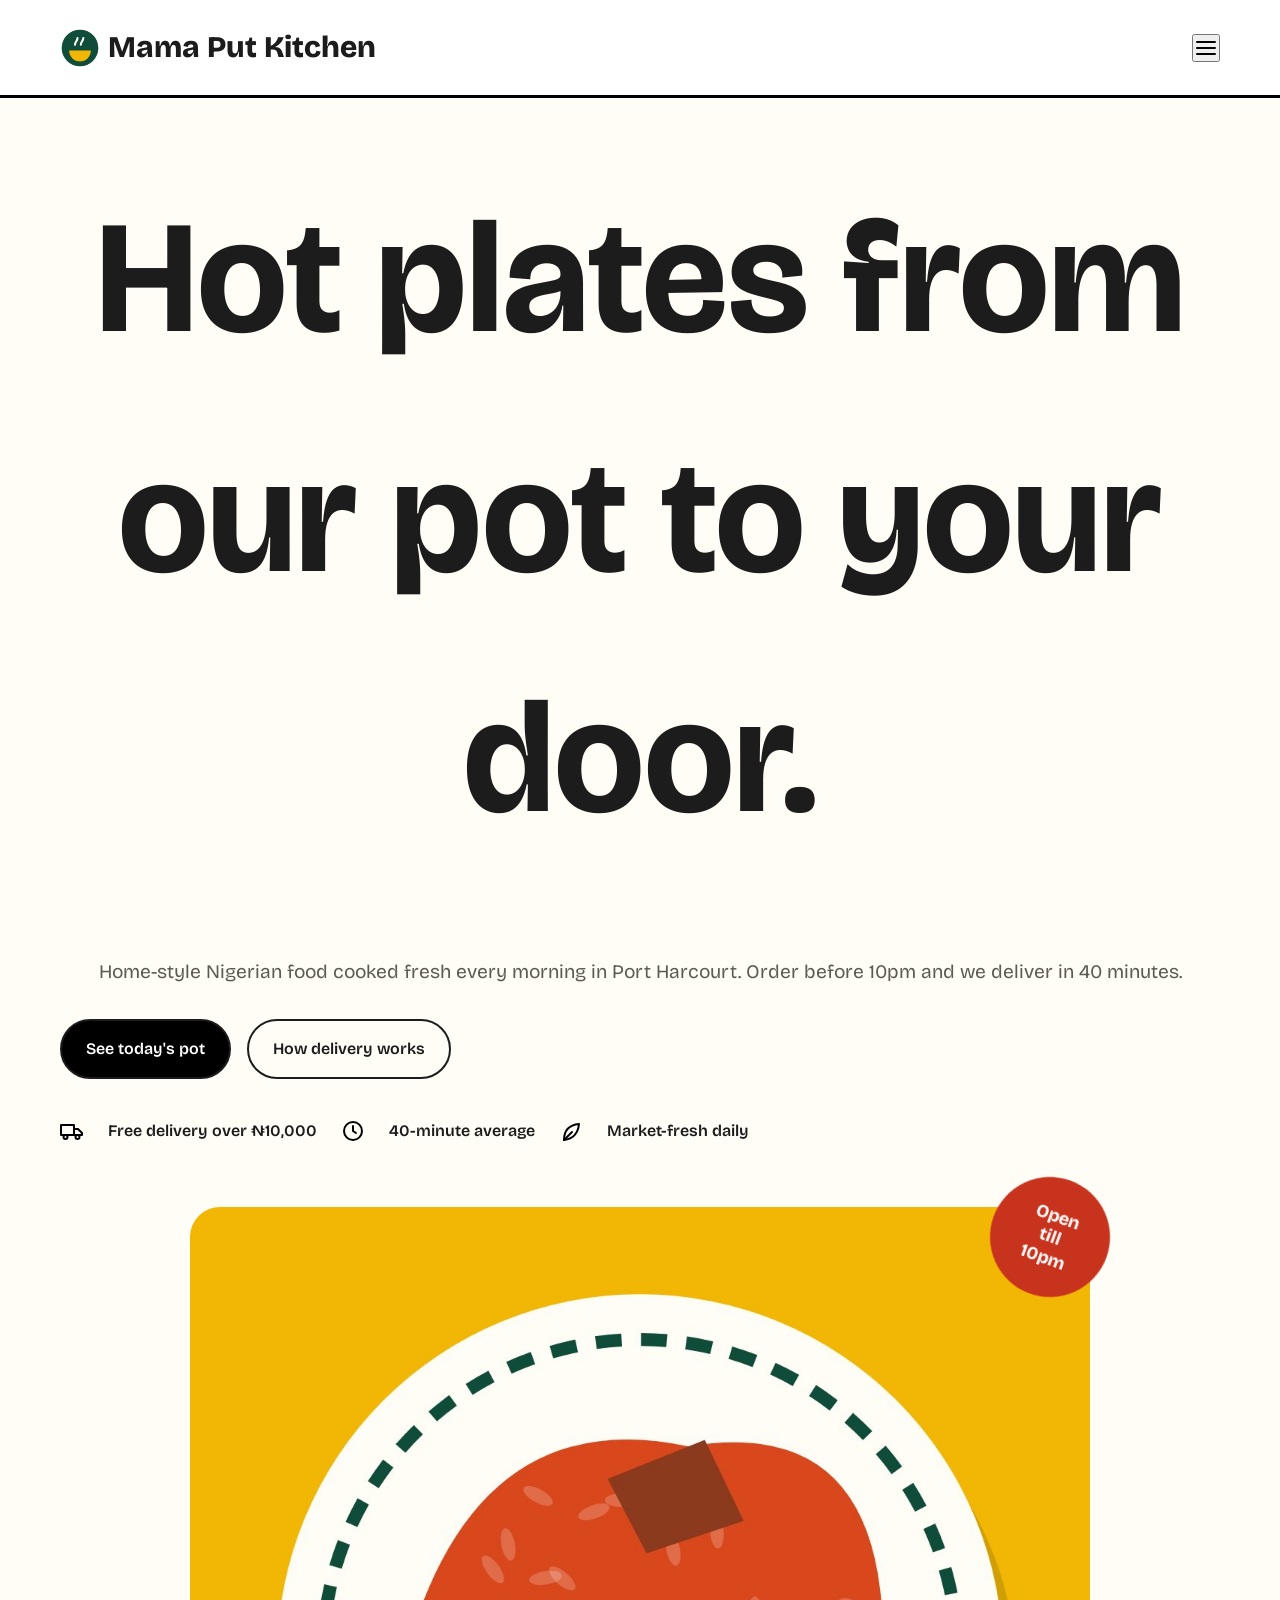
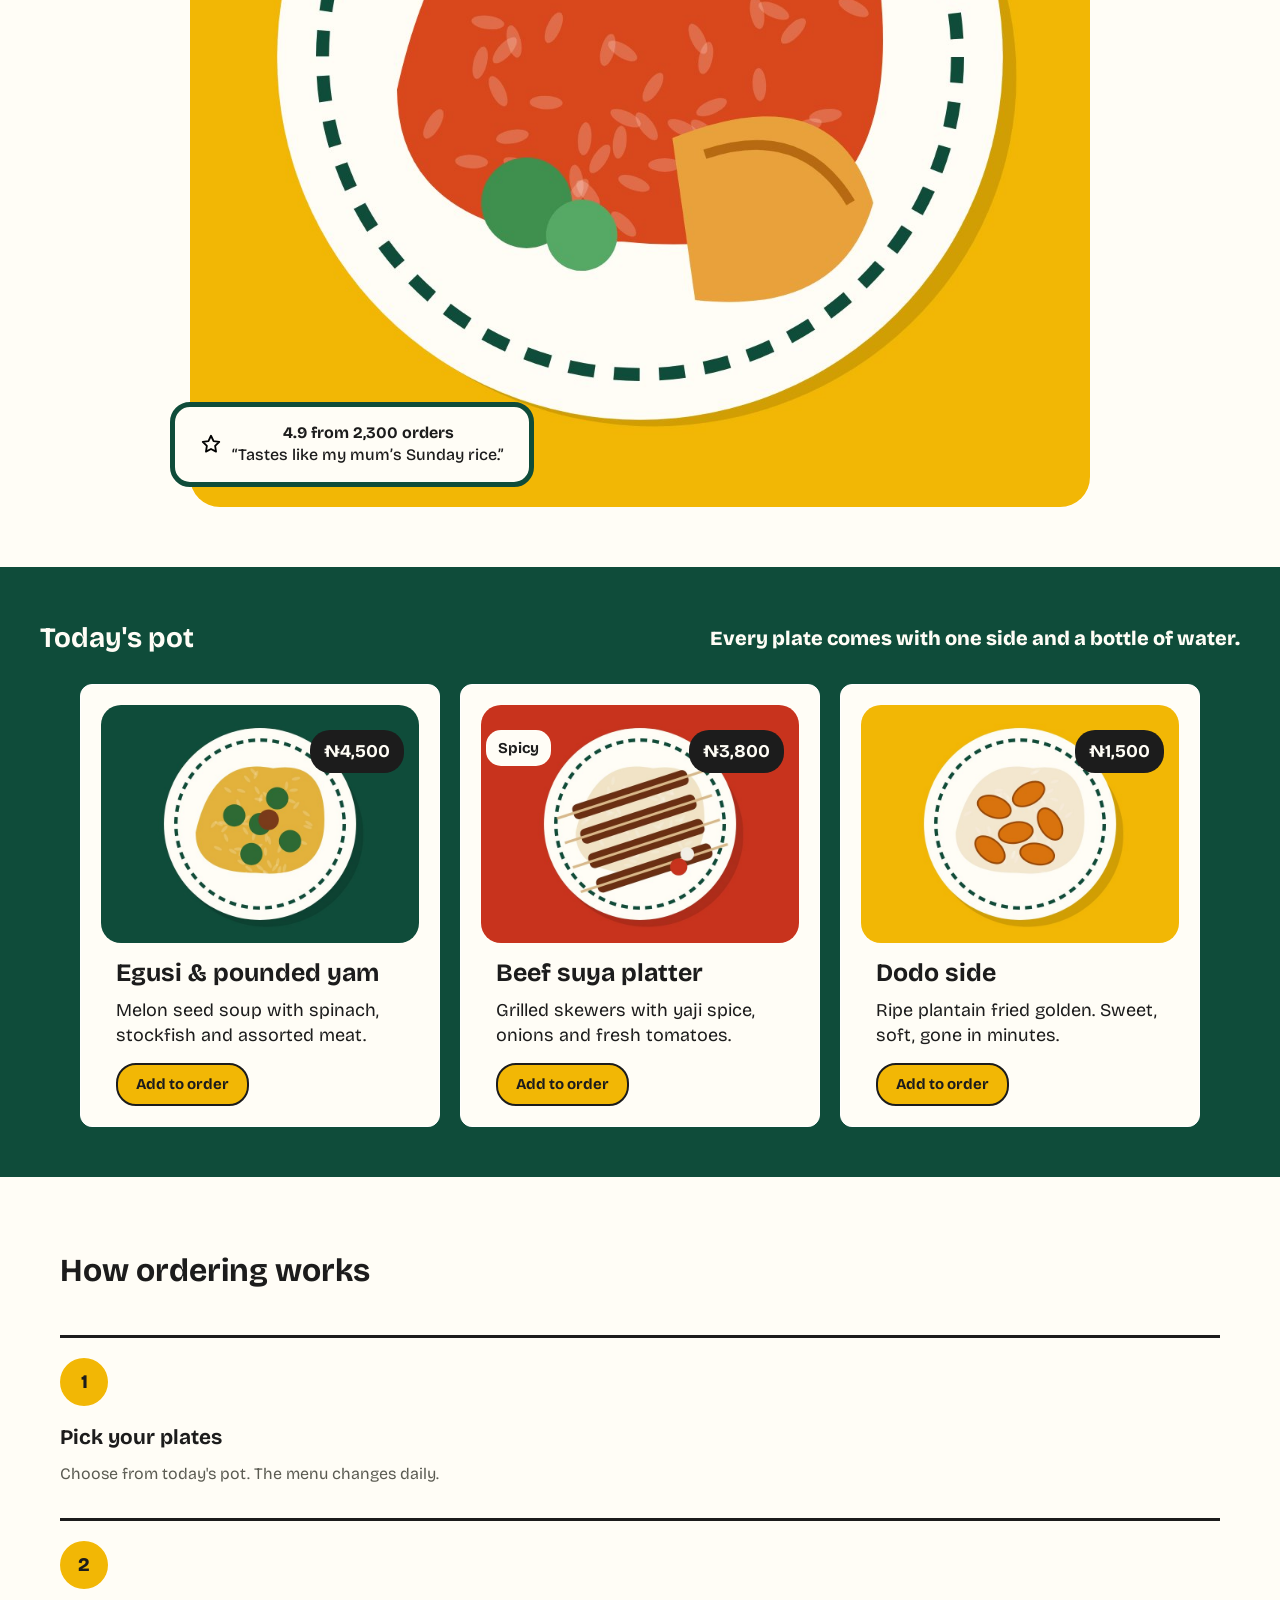
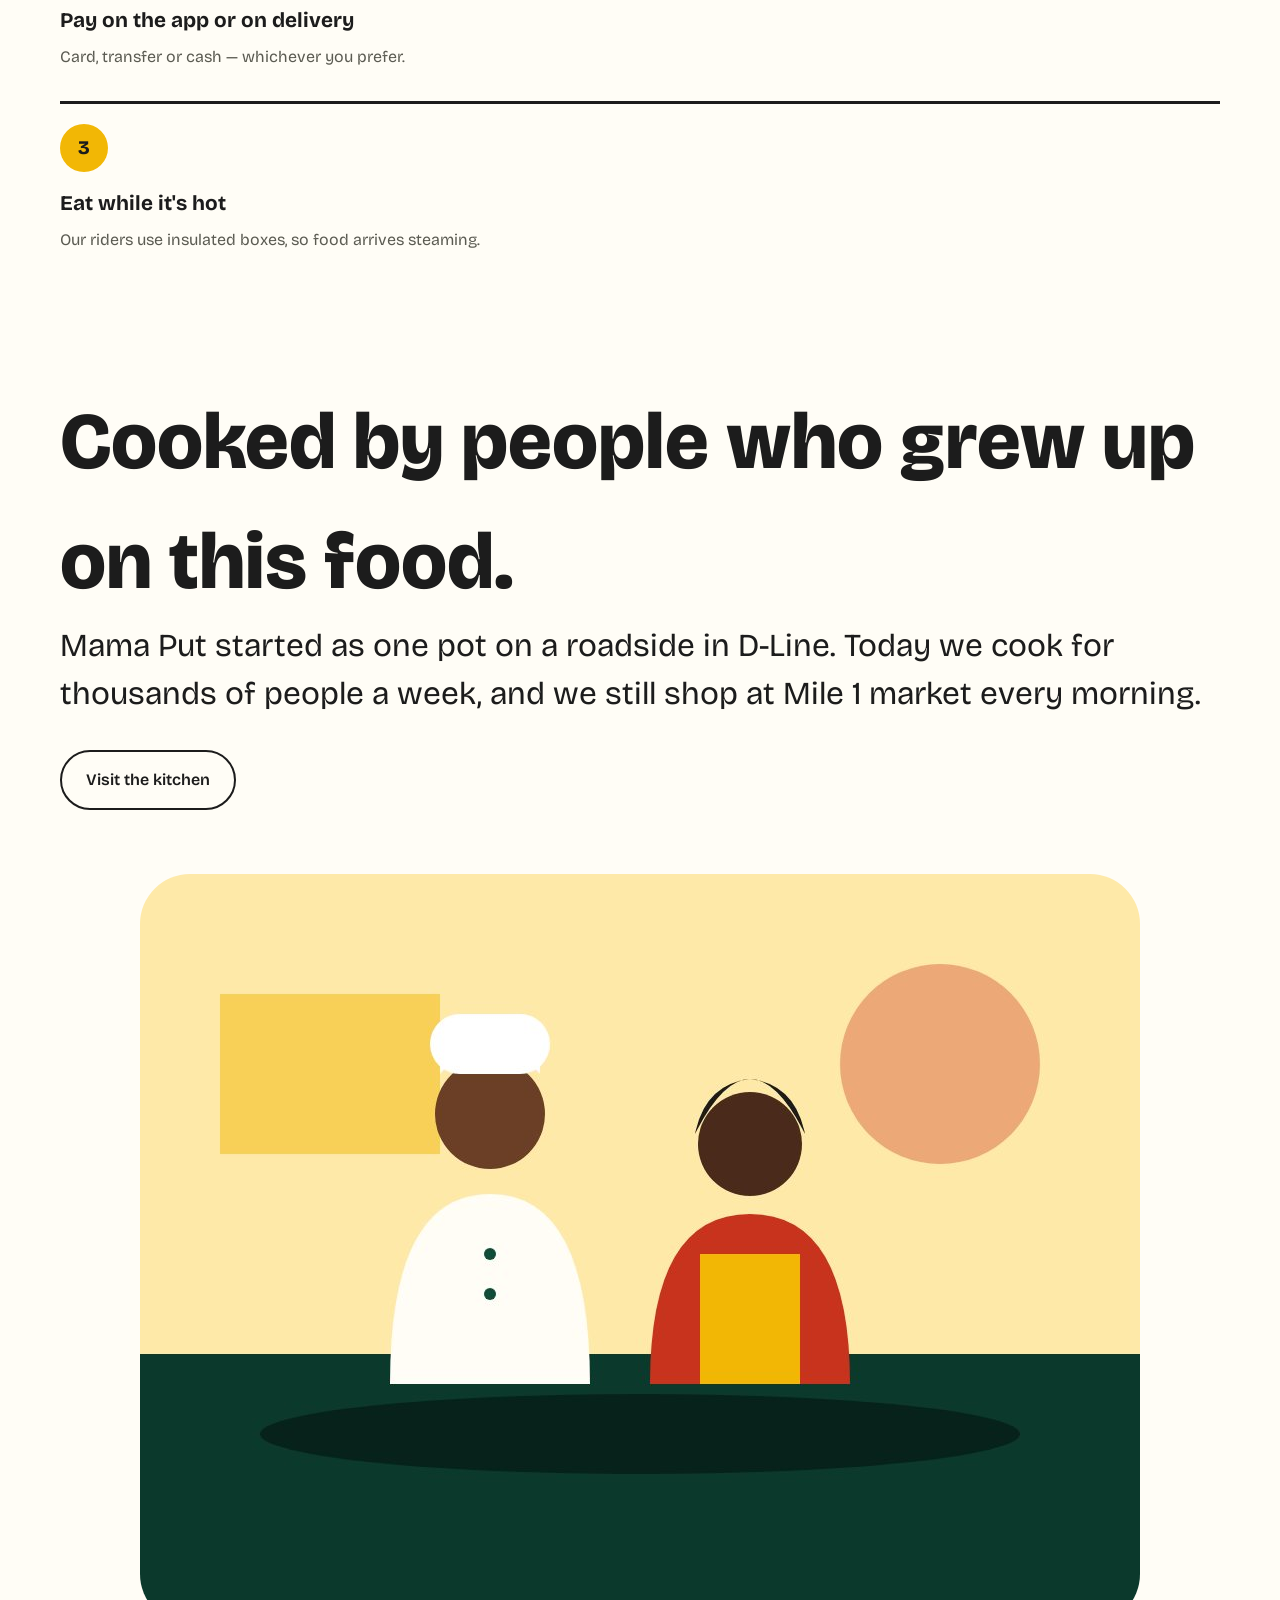
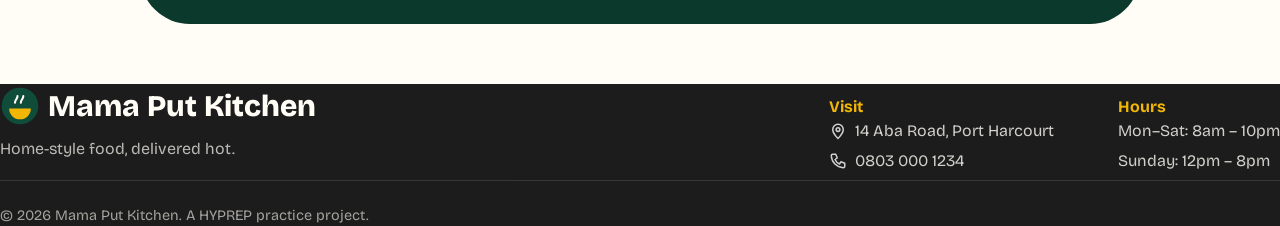
<file: 01-mama-put-kitchen/starter/index.html>
<!DOCTYPE html>
<html lang="en">
<head>
  <meta charset="UTF-8">
  <meta name="viewport" content="width=device-width, initial-scale=1.0">
  <title>Mama Put Kitchen — Hot plates, delivered</title>
  <link rel="preconnect" href="https://fonts.googleapis.com">
  <link href="https://fonts.googleapis.com/css2?family=Bricolage+Grotesque:opsz,wght@12..96,400;12..96,600;12..96,800&display=swap" rel="stylesheet">
  <link rel="stylesheet" href="style.css">
</head>
<body>
  <header class="site-header">
    <a class="brand" href="#"><img src="../assets/logo.svg" alt="" width="40" height="40"> Mama Put Kitchen</a>
    <nav class="nav">
      <a href="#menu">Menu</a>
      <a href="#how">How it works</a>
      <a href="#about">Our kitchen</a>
      <a class="btn btn-dark" href="#menu">ORDER NOW</a>
    </nav>
    <button class="menu-toggle" aria-label="Open menu"><img src="../assets/icons/menu.svg" alt=""></button>
  </header>

  <main>
    <section class="hero">
      <div class="hero-text">
        <h1>Hot plates from our pot to your door.</h1>
        <p>Home-style Nigerian food cooked fresh every morning in Port Harcourt. Order before 10pm and we deliver in 40 minutes.</p>
        <div class="hero-actions">
          <a class="btn btn-dark" href="#menu">See today's pot</a>
          <a class="btn btn-outline" href="#how">How delivery works</a>
        </div>
        <ul class="perks">
          <li><img src="../assets/icons/truck.svg" alt=""> Free delivery over ₦10,000</li>
          <li><img src="../assets/icons/clock.svg" alt=""> 40-minute average</li>
          <li><img src="../assets/icons/leaf.svg" alt=""> Market-fresh daily</li>
        </ul>
      </div>
      <div class="hero-media">
        <img class="hero-img" src="../assets/images/hero-jollof.jpg" alt="A plate of jollof rice with chicken and plantain">
        <p class="sticker">Open<br>till<br>10pm</p>
        <div class="review">
          <img src="../assets/icons/star.svg" alt="">
          <p><strong>4.9 from 2,300 orders</strong><br>“Tastes like my mum’s Sunday rice.”</p>
        </div>
      </div>
    </section>

    <section class="menu" id="menu">
      <div class="section-head">
        <h2>Today's pot</h2>
        <p>Every plate comes with one side and a bottle of water.</p>
      </div>
      <div class="cards">
        <article class="card">
          <img src="../assets/images/dish-egusi.jpg" alt="Egusi soup">
          <span class="price">₦4,500</span>
          <h3>Egusi &amp; pounded yam</h3>
          <p>Melon seed soup with spinach, stockfish and assorted meat.</p>
          <a class="btn btn-small" href="#">Add to order</a>
        </article>
        <article class="card">
          <img src="../assets/images/dish-suya.jpg" alt="Suya skewers">
          <span class="price">₦3,800</span>
          <span class="tag">Spicy</span>
          <h3>Beef suya platter</h3>
          <p>Grilled skewers with yaji spice, onions and fresh tomatoes.</p>
          <a class="btn btn-small" href="#">Add to order</a>
        </article>
        <article class="card">
          <img src="../assets/images/dish-dodo.jpg" alt="Fried plantain">
          <span class="price">₦1,500</span>
          <h3>Dodo side</h3>
          <p>Ripe plantain fried golden. Sweet, soft, gone in minutes.</p>
          <a class="btn btn-small" href="#">Add to order</a>
        </article>
      </div>
    </section>

    <section class="how" id="how">
      <h2>How ordering works</h2>
      <ol class="steps">
        <li><span>1</span><h3>Pick your plates</h3><p>Choose from today's pot. The menu changes daily.</p></li>
        <li><span>2</span><h3>Pay on the app or on delivery</h3><p>Card, transfer or cash — whichever you prefer.</p></li>
        <li><span>3</span><h3>Eat while it's hot</h3><p>Our riders use insulated boxes, so food arrives steaming.</p></li>
      </ol>
    </section>

    <section class="about" id="about">
      <div class="about-text">
        <h2>Cooked by people who grew up on this food.</h2>
        <p>Mama Put started as one pot on a roadside in D-Line. Today we cook for thousands of people a week, and we still shop at Mile 1 market every morning.</p>
        <a class="btn btn-outline" href="#">Visit the kitchen</a>
      </div>
      <img src="../assets/images/kitchen-team.jpg" alt="Our cooks in the kitchen" class="abt-txt-img">
    </section>
  </main>

  <footer class="site-footer">
  <div class="footer-top">
      <div class="footer-brand">
      <a class="brand" href="#"><img src="../assets/logo.svg" alt="" width="40" height="40"> Mama Put Kitchen</a>
      <p>Home-style food, delivered hot.</p>
    </div>
    <div class="footer-col">
      <h4>Visit</h4>
      <p><img src="../assets/icons/pin.svg" alt=""> 14 Aba Road, Port Harcourt</p>
      <p><img src="../assets/icons/phone.svg" alt=""> 0803 000 1234</p>
    </div>
    <div class="footer-col">
      <h4>Hours</h4>
      <p>Mon–Sat: 8am – 10pm</p>
      <p>Sunday: 12pm – 8pm</p>
    </div>
  </div>
    <p class="copyright">© 2026 Mama Put Kitchen. A HYPREP practice project.</p>
  </footer>
</body>
</html>
</file>
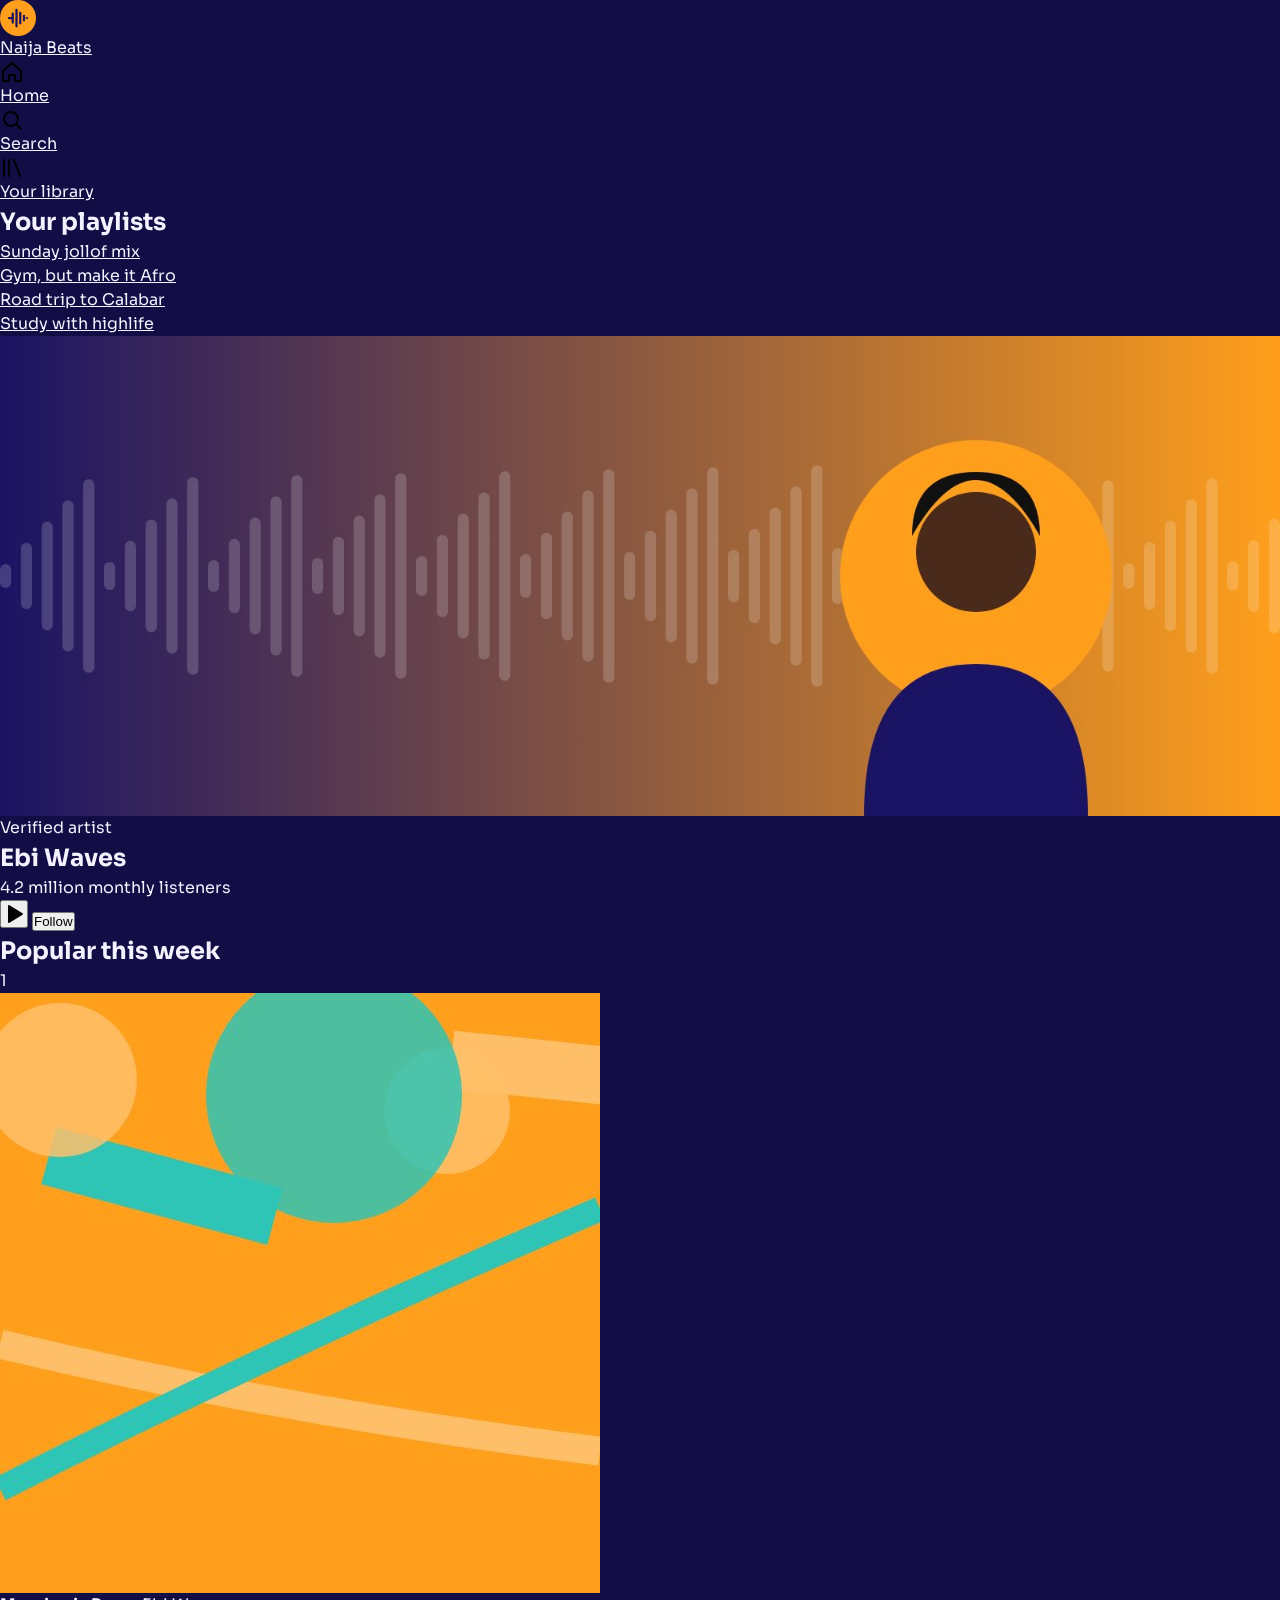
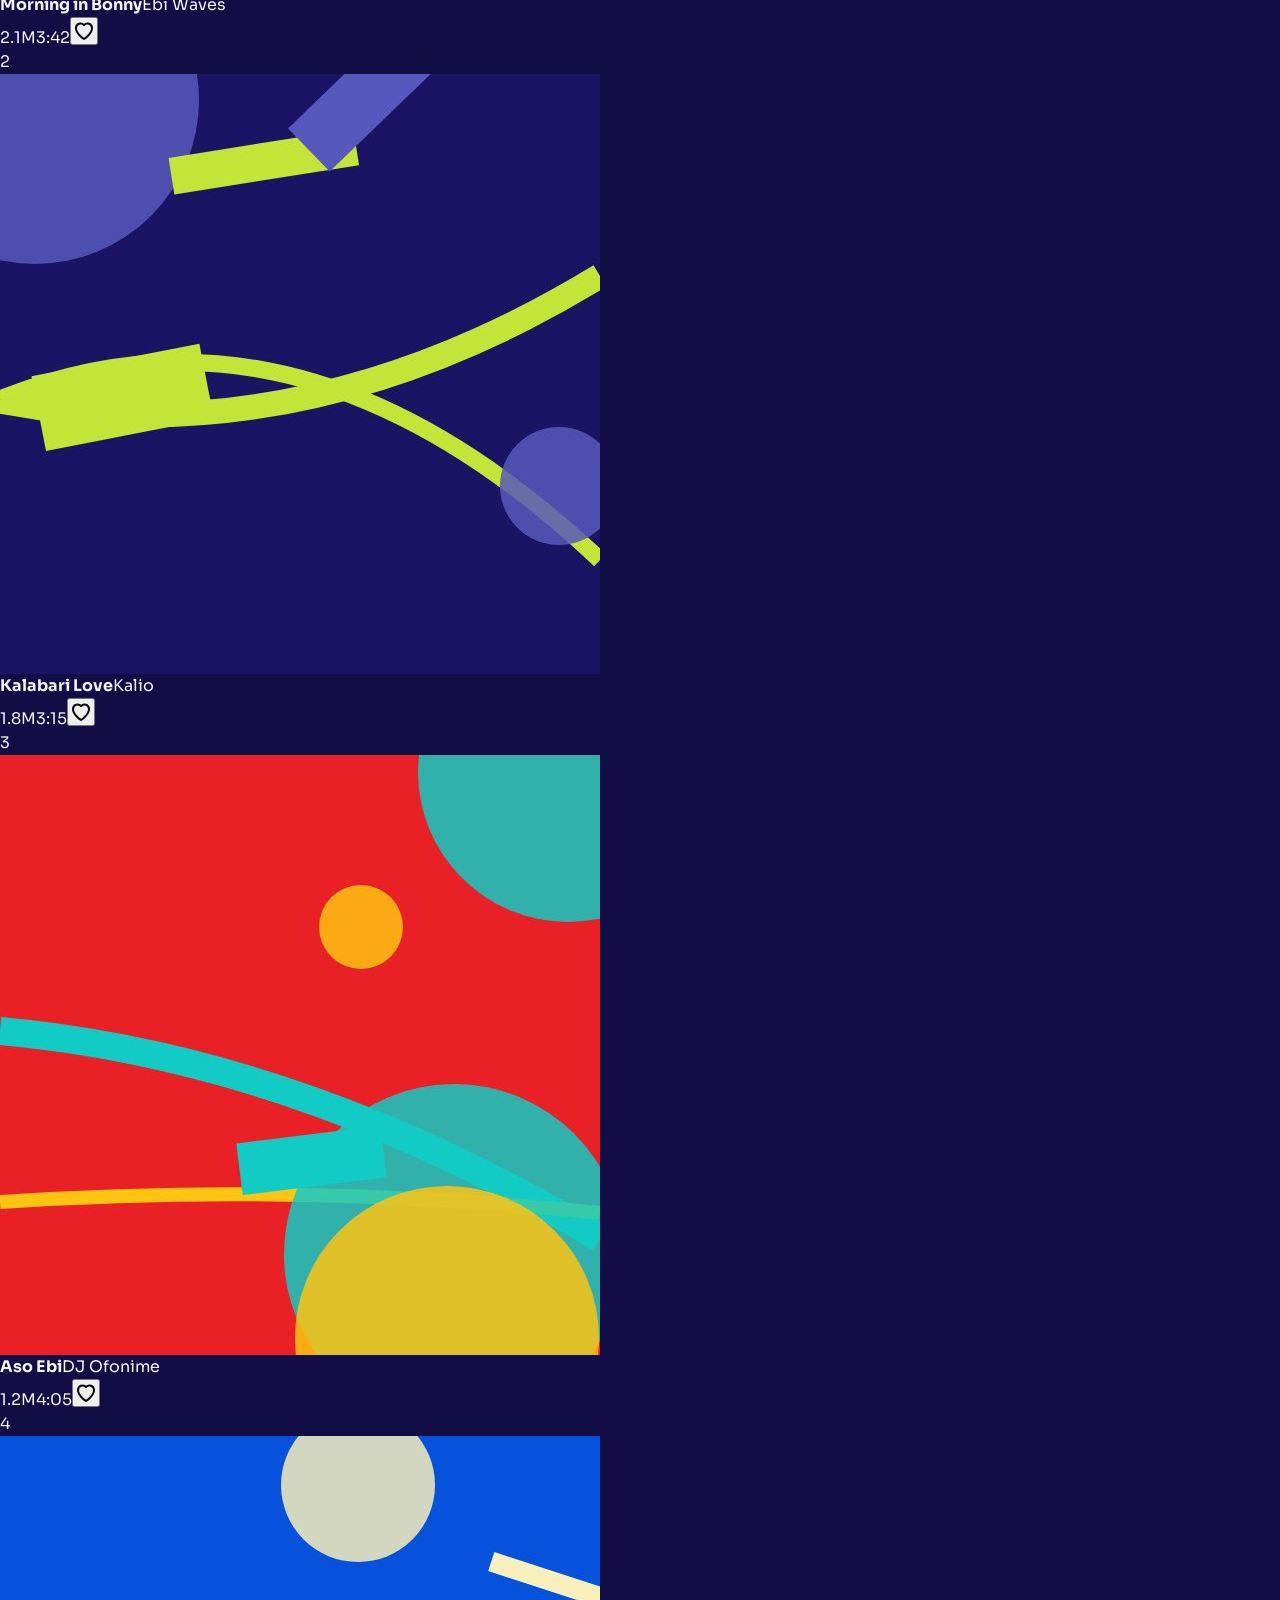
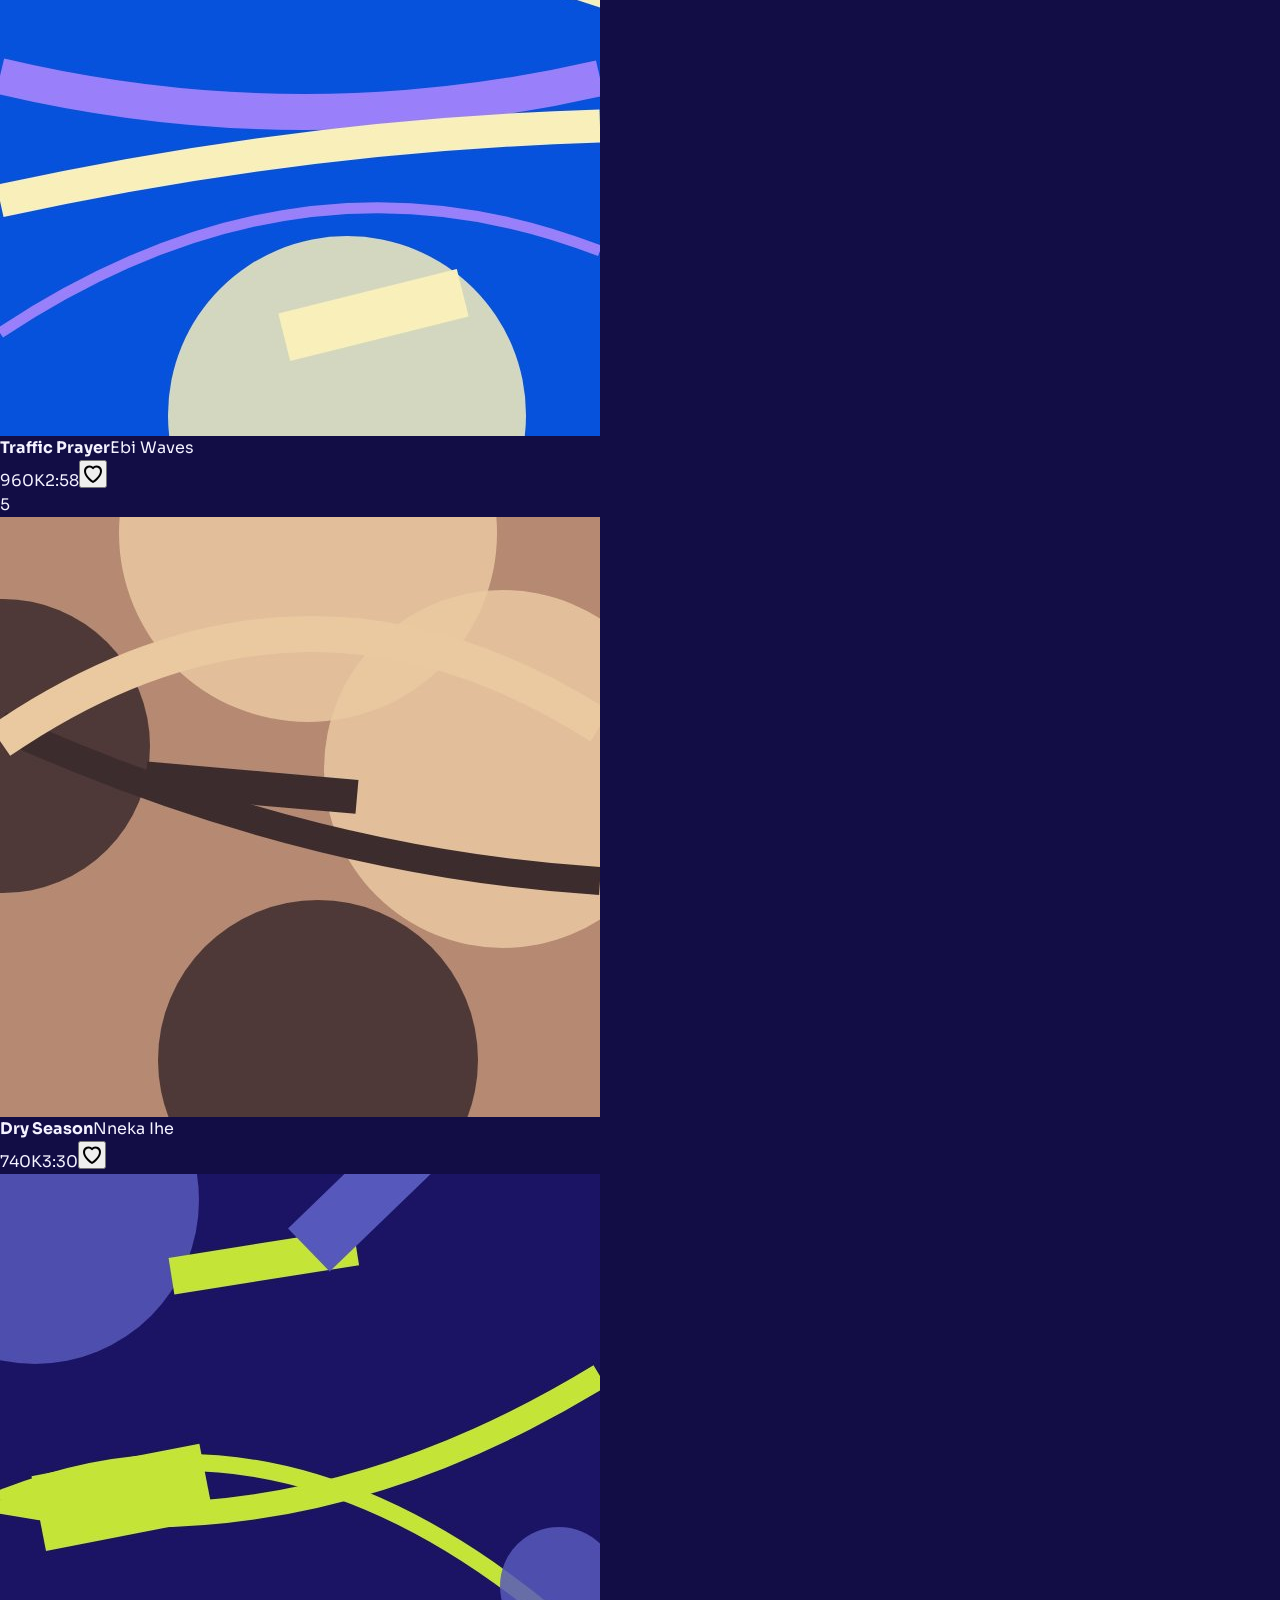
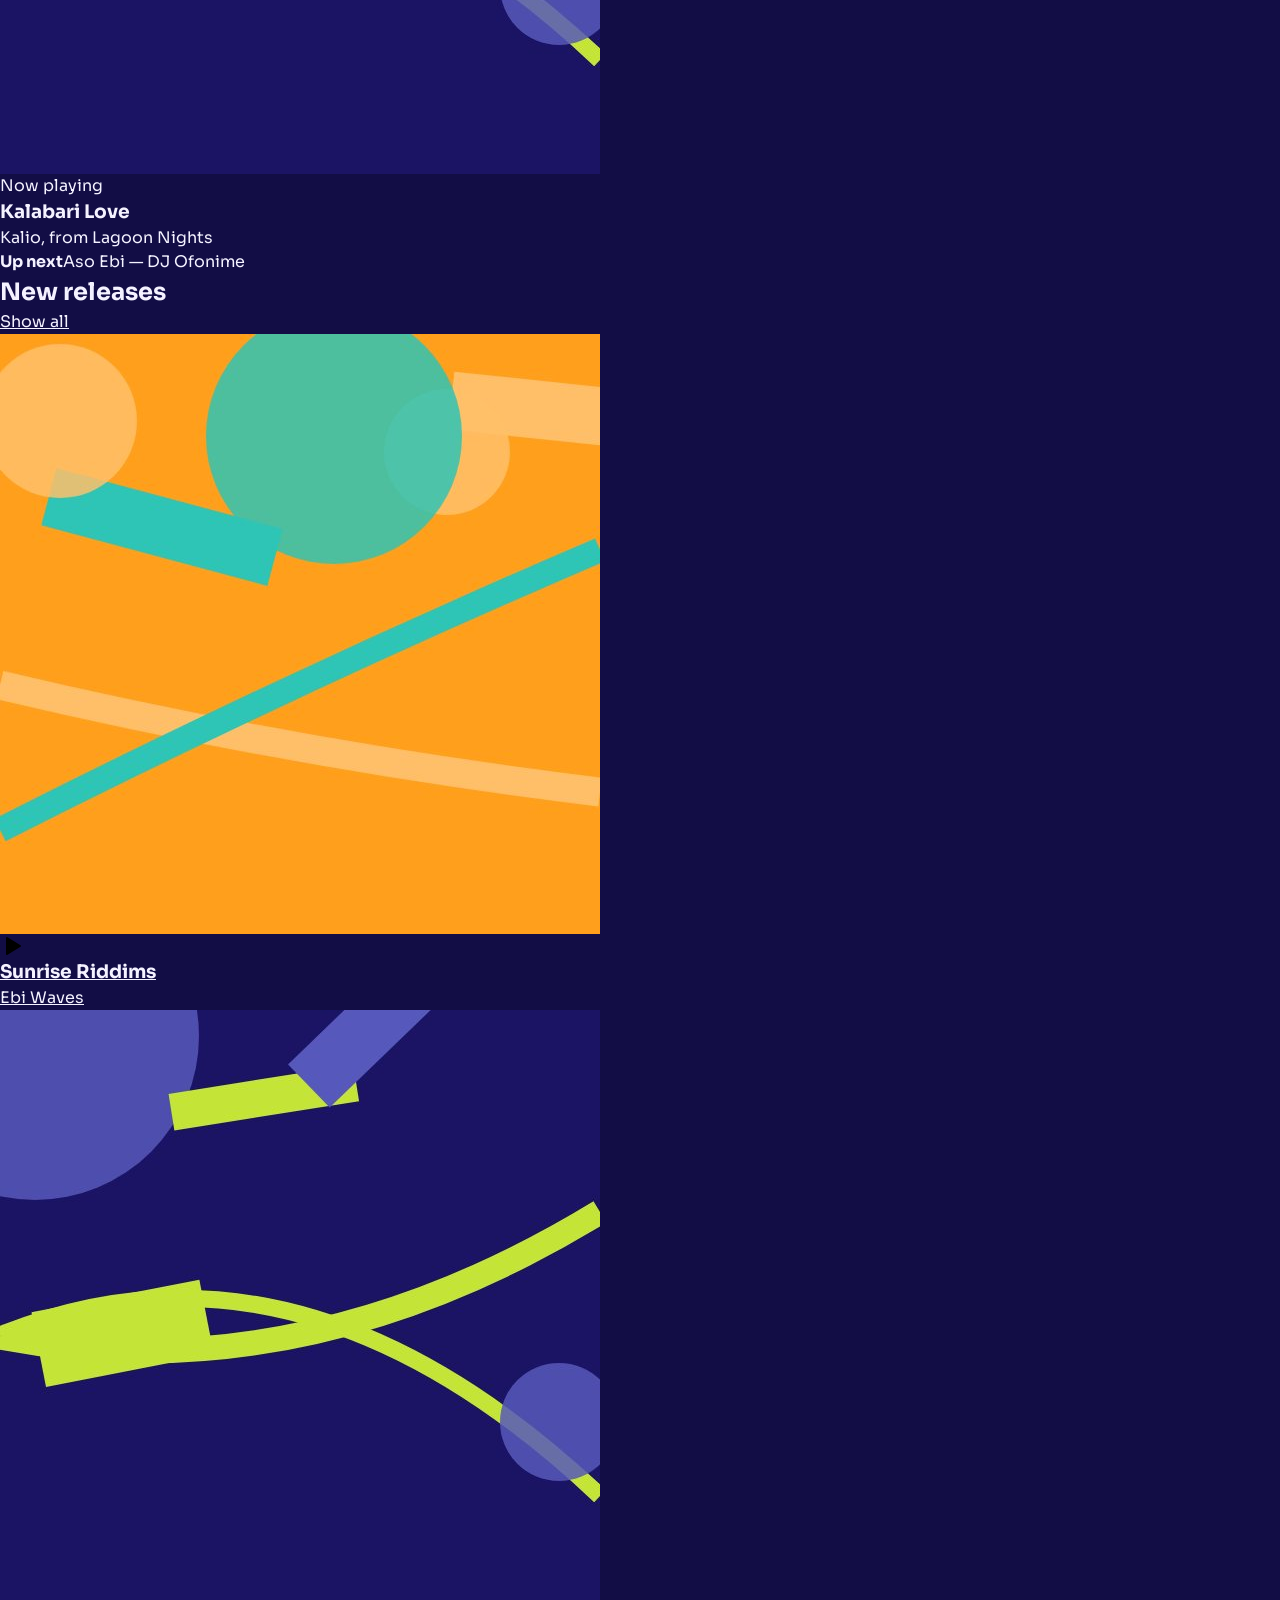
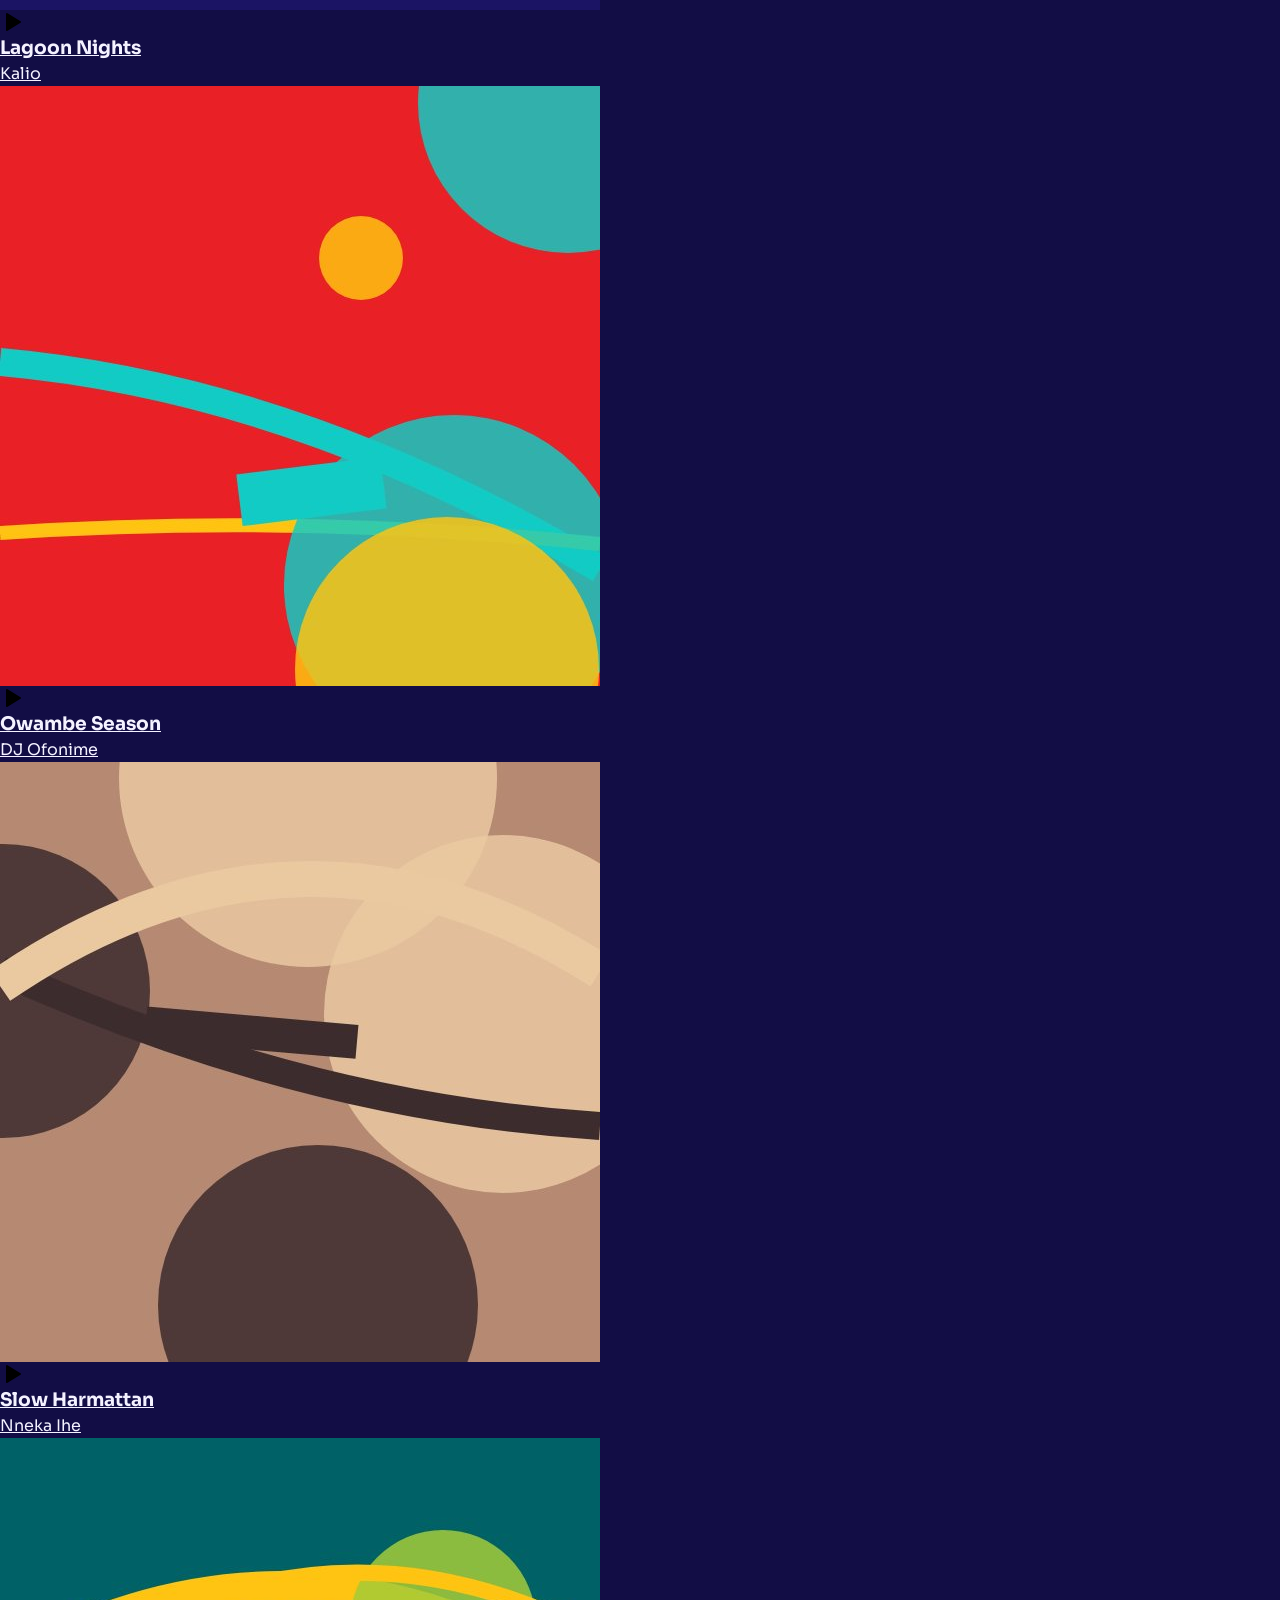
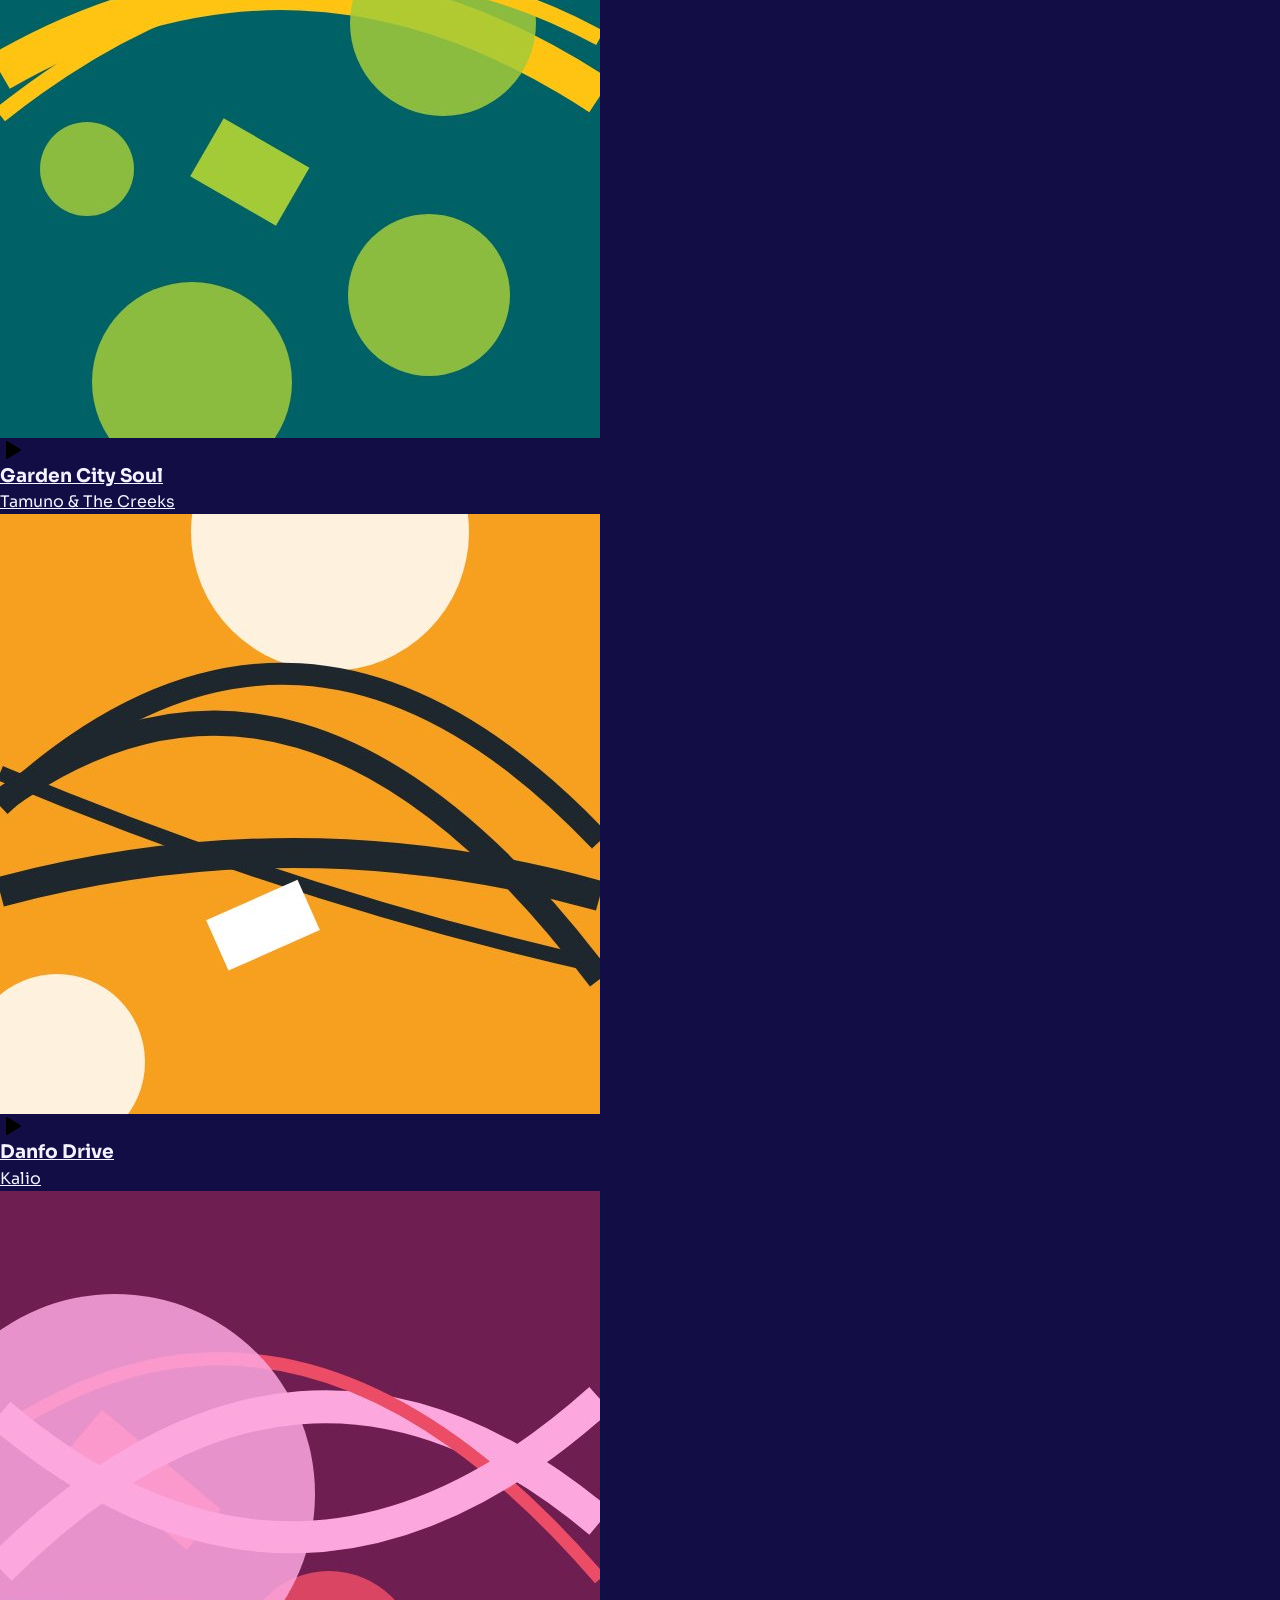
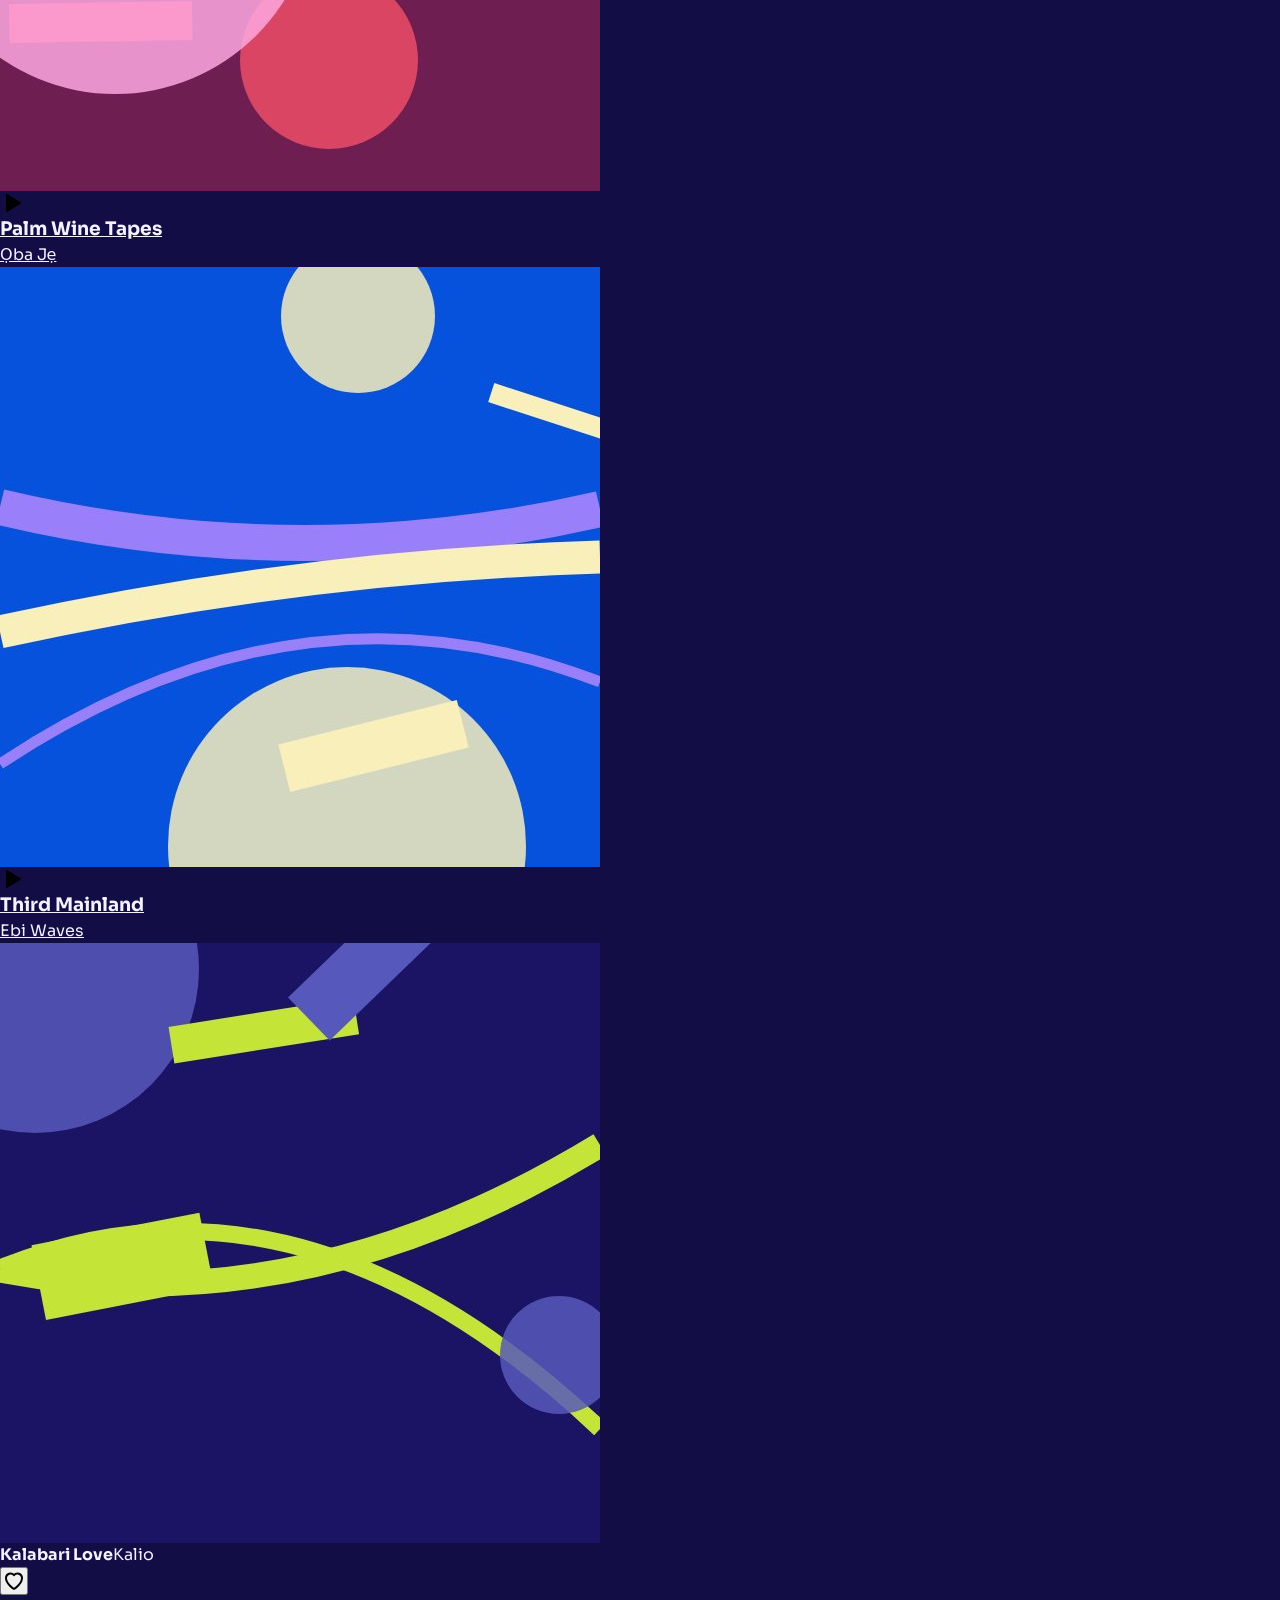
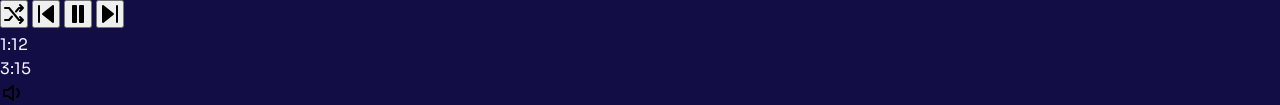
<file: 05-naija-beats-player/starter/index.html>
<!DOCTYPE html>
<html lang="en">
<head>
  <meta charset="UTF-8">
  <meta name="viewport" content="width=device-width, initial-scale=1.0">
  <title>Naija Beats — Web player</title>
  <link rel="preconnect" href="https://fonts.googleapis.com">
  <link href="https://fonts.googleapis.com/css2?family=Sora:wght@400;500;600;700;800&display=swap" rel="stylesheet">
  <link rel="stylesheet" href="style.css">
</head>
<body>
  <div class="layout">
    <aside class="sidebar">
      <a class="brand" href="#"><img src="../assets/logo.svg" alt="" width="36" height="36"> Naija Beats</a>
      <nav class="side-nav">
        <a href="#" class="active"><img src="../assets/icons/home.svg" alt=""> Home</a>
        <a href="#"><img src="../assets/icons/search.svg" alt=""> Search</a>
        <a href="#"><img src="../assets/icons/library.svg" alt=""> Your library</a>
      </nav>
      <h2 class="side-title">Your playlists</h2>
      <ul class="playlists">
        <li><a href="#">Sunday jollof mix</a></li>
        <li><a href="#">Gym, but make it Afro</a></li>
        <li><a href="#">Road trip to Calabar</a></li>
        <li><a href="#">Study with highlife</a></li>
      </ul>
    </aside>

    <main class="main">
      <section class="banner">
        <img class="banner-img" src="../assets/images/artist-banner.jpg" alt="">
        <div class="banner-text">
          <p class="verified">Verified artist</p>
          <h1>Ebi Waves</h1>
          <p>4.2 million monthly listeners</p>
        </div>
        <div class="banner-actions">
          <button class="btn-play" aria-label="Play"><img src="../assets/icons/play.svg" alt=""></button>
          <button class="btn-follow">Follow</button>
        </div>
      </section>

      <div class="columns">
        <section class="popular">
          <h2>Popular this week</h2>
          <ol class="tracks">
          <li class="track"><span class="num">1</span><img src="../assets/images/cover-sunrise-riddims.jpg" alt=""><div><strong>Morning in Bonny</strong><span>Ebi Waves</span></div><span class="plays">2.1M</span><span class="dur">3:42</span><button class="like" aria-label="Like"><img src="../assets/icons/heart.svg" alt=""></button></li>
          <li class="track playing"><span class="num">2</span><img src="../assets/images/cover-lagoon-nights.jpg" alt=""><div><strong>Kalabari Love</strong><span>Kalio</span></div><span class="plays">1.8M</span><span class="dur">3:15</span><button class="like" aria-label="Like"><img src="../assets/icons/heart.svg" alt=""></button></li>
          <li class="track"><span class="num">3</span><img src="../assets/images/cover-owambe-season.jpg" alt=""><div><strong>Aso Ebi</strong><span>DJ Ofonime</span></div><span class="plays">1.2M</span><span class="dur">4:05</span><button class="like" aria-label="Like"><img src="../assets/icons/heart.svg" alt=""></button></li>
          <li class="track"><span class="num">4</span><img src="../assets/images/cover-third-mainland.jpg" alt=""><div><strong>Traffic Prayer</strong><span>Ebi Waves</span></div><span class="plays">960K</span><span class="dur">2:58</span><button class="like" aria-label="Like"><img src="../assets/icons/heart.svg" alt=""></button></li>
          <li class="track"><span class="num">5</span><img src="../assets/images/cover-slow-harmattan.jpg" alt=""><div><strong>Dry Season</strong><span>Nneka Ihe</span></div><span class="plays">740K</span><span class="dur">3:30</span><button class="like" aria-label="Like"><img src="../assets/icons/heart.svg" alt=""></button></li>
          </ol>
        </section>

        <aside class="now-card">
          <img src="../assets/images/cover-lagoon-nights.jpg" alt="Lagoon Nights album cover">
          <span class="live-tag">Now playing</span>
          <h3>Kalabari Love</h3>
          <p>Kalio, from Lagoon Nights</p>
          <div class="lyric-teaser"><strong>Up next</strong><span>Aso Ebi — DJ Ofonime</span></div>
        </aside>
      </div>

      <section class="albums-section">
        <div class="section-head"><h2>New releases</h2><a href="#">Show all</a></div>
        <div class="albums">
          <a class="album" href="#"><div class="cover"><img src="../assets/images/cover-sunrise-riddims.jpg" alt=""><span class="play-fab"><img src="../assets/icons/play.svg" alt=""></span></div><h3>Sunrise Riddims</h3><p>Ebi Waves</p></a>
          <a class="album" href="#"><div class="cover"><img src="../assets/images/cover-lagoon-nights.jpg" alt=""><span class="play-fab"><img src="../assets/icons/play.svg" alt=""></span></div><h3>Lagoon Nights</h3><p>Kalio</p></a>
          <a class="album" href="#"><div class="cover"><img src="../assets/images/cover-owambe-season.jpg" alt=""><span class="play-fab"><img src="../assets/icons/play.svg" alt=""></span></div><h3>Owambe Season</h3><p>DJ Ofonime</p></a>
          <a class="album" href="#"><div class="cover"><img src="../assets/images/cover-slow-harmattan.jpg" alt=""><span class="play-fab"><img src="../assets/icons/play.svg" alt=""></span></div><h3>Slow Harmattan</h3><p>Nneka Ihe</p></a>
          <a class="album" href="#"><div class="cover"><img src="../assets/images/cover-garden-city-soul.jpg" alt=""><span class="play-fab"><img src="../assets/icons/play.svg" alt=""></span></div><h3>Garden City Soul</h3><p>Tamuno &amp; The Creeks</p></a>
          <a class="album" href="#"><div class="cover"><img src="../assets/images/cover-danfo-drive.jpg" alt=""><span class="play-fab"><img src="../assets/icons/play.svg" alt=""></span></div><h3>Danfo Drive</h3><p>Kalio</p></a>
          <a class="album" href="#"><div class="cover"><img src="../assets/images/cover-palm-wine-tapes.jpg" alt=""><span class="play-fab"><img src="../assets/icons/play.svg" alt=""></span></div><h3>Palm Wine Tapes</h3><p>Ọba Jẹ</p></a>
          <a class="album" href="#"><div class="cover"><img src="../assets/images/cover-third-mainland.jpg" alt=""><span class="play-fab"><img src="../assets/icons/play.svg" alt=""></span></div><h3>Third Mainland</h3><p>Ebi Waves</p></a>
        </div>
      </section>
    </main>
  </div>

  <footer class="player">
    <div class="player-track">
      <img src="../assets/images/cover-lagoon-nights.jpg" alt="">
      <div><strong>Kalabari Love</strong><span>Kalio</span></div>
      <button class="like is-liked" aria-label="Liked"><img src="../assets/icons/heart.svg" alt=""></button>
    </div>
    <div class="player-controls">
      <div class="buttons">
        <button aria-label="Shuffle"><img src="../assets/icons/shuffle.svg" alt=""></button>
        <button aria-label="Previous"><img src="../assets/icons/prev.svg" alt=""></button>
        <button class="pp" aria-label="Pause"><img src="../assets/icons/pause.svg" alt=""></button>
        <button aria-label="Next"><img src="../assets/icons/next.svg" alt=""></button>
      </div>
      <div class="progress"><span>1:12</span><div class="bar"><div class="fill"></div><div class="knob"></div></div><span>3:15</span></div>
    </div>
    <div class="player-volume"><img src="../assets/icons/volume.svg" alt=""><div class="bar"><div class="fill" style="width:65%"></div></div></div>
  </footer>
</body>
</html>
</file>
<file: 01-mama-put-kitchen/starter/style.css>
/* Mama Put Kitchen — starter stylesheet
   Colours and fonts are ready for you. Build the layout below.
   See BRIEF.md for the full task list and specs. */

:root{
  --green:#0F4C3A; --yellow:#F2B705; --red:#C8331E; --paper:#FFFDF6; --ink:#1C1C1C; --muted:#5B5B52;
  --font:"Bricolage Grotesque", system-ui, sans-serif;
}

*{box-sizing:border-box;margin:0;padding:0}
img{max-width:100%;display:block}
a{color:inherit}
body{font-family:var(--font);background:var(--paper);color:var(--ink);line-height:1.5}

/* TODO 1: Build the sticky header: logo left, links and button right. */

/*header styling */
.brand {
  display: flex;
  align-items: center;
  gap: 8px;
  text-decoration: none;
  font-weight: 800;
  font-size: 30px;
}

.nav a{
  text-decoration: none;
  color: black;
  font-size: 25px;
  font-weight: 200px;
  margin-right: 15px;
}

.nav a:hover{
  text-decoration: underline;
  color: red;
}

.nav .btn-dark{
  background-color: black;
  color: white;
  padding: 15px 25px;
  border-radius: 35px;
  text-decoration: none;
}

.site-header{
    display: flex;
    justify-content: space-between;
    align-items: center;
    padding: 25px 60px ;
    border-bottom: 3px solid black;
    position: sticky;
    top: 0;
    z-index: 20px;
    background-color: white;
}

.menu-toggle{
  display: none;
}  

.hero{
  display: flex;
  padding: 60px;
  gap: 4rem; 
  align-items: center;
}

.hero-text h1{
  font-size: 10rem;
  font-weight: 800px;
  /* max-width: 500px; */
}

.hero-text p{
  margin: 5rem 0 2rem;
  font-size: 1.2rem;
  color: var(--muted) ;
}

.hero-actions{
  display: flex;
  flex-wrap: wrap;
  gap: 1rem;
}

.hero-actions .btn-dark{
  background-color: black;
  color: white;
}

.btn{
  display: inline-flex;
  align-items: center;
  justify-content: center;
  font-weight: 600;
  border: 2px solid var(--ink);
  border-radius: 199px;
  padding: 1rem 1.5rem;
  text-decoration: none;
  cursor: pointer;
}

.btn:hover{
  color: red;
  text-decoration: underline;
}

.perks{
  list-style: none;
  display: flex;
  flex-wrap: wrap;
  gap: 1.5rem;
  margin-top: 2.5rem;
  font-weight: 600;
  font-size: 1rem;
}

.perks li{
  display: flex;
  gap: 1.5rem;
  align-items: center;
}  

.hero-media{
   position: relative;
   width: 100%;
   max-width: 900px;
   margin: 0 auto;
}

.hero-img{
  width: 100%;
  display: block;
  border-radius: 30px;
}

.sticker{
  position: absolute;
  top: -30px;
  right: -20px;
  width: 120px;
  height: 120px;
  border-radius: 50%;
  display: flex;
  align-items: center;
  justify-content: center;
  color: white;
  font-size: 18px;
  font-weight: bold;
  line-height: 1.2;
  margin: 0;
  background-color: var(--red);
  transform: rotate(20deg);
}

.review{
  position: absolute;
  bottom: 20px;
  left: -20px;
  display: flex;
  align-items: center;
  gap: 10px;
  padding: 15px 25px;
  border-radius: 20px;
  background-color: var(--paper);
  border: 5px solid var(--green);
}

.review img{
  width: 22px;
  height: 22px;
}

.review p{
  margin: 0;
  line-height: 1.4;
  font-weight: 500;
}

.review strong{
  font-weight: bold;
}

.menu{
  background-color: var(--green);
  padding: 50px 40px;
  color: var(--paper)
}

.section-head{
  display: flex;
  justify-content: space-between;
  align-items: center;
  margin-bottom: 25px;
}

.section-head h2{
  font-size: 28px;
  margin: 0;
  font-weight: 800px;
  color: var(--paper);
}

.section-head p{
  left: -90px;
  font-weight: 800;
  font-size: 20px;
  color: var(--paper);
}

.cards{
  display: flex;
  gap: 20px;
  justify-content: center;
}

.card{
  background-color: var(--paper);
  color: var(--ink);
  width: 30%;
  border-radius: 12px;
  border: 1px solid white;
  overflow: hidden;
  padding: 20px;
  position: relative;
}

.card img{
  border-radius: 20px;
}

.price{
  font-size: 20px;
  margin-left: 17px;
  font-weight: 600;
  position: absolute;
  top: 45px;
  right: 35px;
  background-color: var(--ink);
  color: var(--paper);
  padding: 8px 14px;
  border-radius: 20px;
  font-weight: bold;
  font-size: 18px;
  z-index: 2;
}

.tag{
  position: absolute;
  top: 45px;
  left: 25px;
  background-color: var(--paper);
  color: var(--ink);
  padding: 7px 12px;
  border-radius: 15px;
  font-size: 15px;
  font-weight: bold;
  z-index: 2;
}

.card img{
  width: 100%;
  object-fit: cover;
  display: block;
}

.card h3{
  font-size: 25px;
  margin: 12px 15px 5px;
}

.card p{
   font-size: 18px;
   color: var(--ink);
   margin: 5px 15px 15px;
   line-height: 1.4;
}

.card .btn{
   display: inline-block;
   margin-left: 15px;
   padding: 8px 18px;
   background-color: var(--yellow);
   border-radius: 20px;
   font-size: 15px;
   font-weight: bolder;
   cursor: pointer;
}

.card .btn:hover{
  background-color: var(--muted);
  text-decoration: none;
}


/* TODO 2: Build the two-column hero. The sticker sits over the top-right corner of the image; the review card hangs off the bottom-left edge. */
/* TODO 3: Build the three menu cards. They must be equal height, with buttons lined up along the bottom. */
/* TODO 4: Build the three steps in a row with a thick top border on each. */

#how{
  background-color: var(--paper);
  padding: 70px 60px; 
}

.how h2{
   font-size: 3rem ;
}

.steps{
  display: flex;
  list-style: none;
  gap: 2rem;
  margin-top: 2.5rem;
}

.steps li{
  border-top: 3px solid var(--ink);
  padding-top: 1.3rem;
  flex: 1;
}

.steps span{
  background-color: var(--yellow);
  font-size: 1.2rem;
  width: 3rem;
  height: 3rem;
  display: flex;
  align-items: center;
  justify-content: center;
  border-radius: 50%;
  font-weight: 800;
  margin-bottom: 1rem;
}

.steps h3{
  font-size: 1.3rem;
  margin-bottom: 0.5rem;
}

.steps p{
  color: var(--muted);
}

.about{
  display: flex;
  padding: 60px;
  gap: 4rem;
  align-items: center;
}

.about-text h2{
  font-size: 5rem;
  font-weight: 800;
}

.about-text p{
  font-size: 2rem;
  margin-bottom: 2rem;
}

.abt-txt-img{
  border-radius: 50px;
}

.btn btn-outline{
    background-color: var(--paper);
    font-size: 5rem;
    font-weight: 800;
    border-radius: 8px;
    cursor: pointer;  
}

.site-footer{
  background-color: var(--ink);
  color: var(--paper);
}

.footer-top{
  display: flex;
  flex-wrap: wrap;
  gap: 4rem;
}

.footer-col h4{
  margin-top: 0.7rem;
  color: var(--yellow);
}

.footer-col p{
  display: flex;
  align-items: center;
  gap: 0.5rem;
  margin-bottom: 0.4rem;
  opacity: 0.8;
}

.footer-col p img{
  filter: invert(1);
  width: 18px;
}

.footer-brand p{
  margin-top: 0.5rem;
  opacity: 0.7;
}
.footer-brand{
  flex: 1 1 250px;
}

.copyright{
  text-align: left;
  border-top: 1px solid #fff3;
  padding-top: 1.5rem;
  font-size: 0.9rem;
  opacity: 0.6;
}


/* TODO 5: Build the About section with the image on the right (without changing the HTML order). */
/* TODO 6: Build the footer. The copyright line must take the full width of its own row. */
/* TODO 7: Make it responsive: below 760px everything stacks into one column, the nav links hide and the menu icon shows. */

@media screen and (max-width:1024px) {
body {
  
}
}

.menu-toggle{
  display: block;
}

.nav {
  display: none;
}

.hero{
  flex-wrap: wrap;
  text-align: center;
}

.how{
  padding: 20px 10px;
}

.steps{
  flex-direction: column;
}

.how h2{
  font-size: 2rem;
}

.about{
  flex-direction: column;
}
</file>
<file: 05-naija-beats-player/starter/style.css>
/* Naija Beats web player — starter stylesheet
   Colours and fonts are ready for you. Build the layout below.
   See BRIEF.md for the full task list and specs. */

:root{
  --indigo:#1B1464; --indigo-deep:#120D45; --indigo-soft:#2A2380; --mango:#FF9F1C; --lime:#C4E538;
  --text:#F4F2FF; --muted:#A9A4D6; --line:#ffffff1a;
  --font:"Sora", system-ui, sans-serif; --player-h:88px;
}

*{box-sizing:border-box;margin:0;padding:0}
img{max-width:100%;display:block}
a{color:inherit}
body{font-family:var(--font);background:var(--indigo-deep);color:var(--text);line-height:1.5}

/* TODO 1: Build the page grid: 260px sidebar and main area, 8px gap and padding. */
/* TODO 2: Make the sidebar sticky and tall enough to stop just above the player bar. */
/* TODO 3: Build the banner: image, gradient fading into the indigo, text bottom-left, play and follow buttons overlapping the bottom edge. */
/* TODO 4: Build the Popular list and the sticky Now playing card beside it. */
/* TODO 5: Build the New releases album grid. The first album shows its play button; the rest show it on hover. */
/* TODO 6: Build the fixed player bar. Add bottom padding to the body so it never covers content. */
/* TODO 7: Below 1000px hide the Now playing card. */
/* TODO 8: Below 700px: the sidebar becomes a bottom tab bar, the player sits just above it and shows only the track and pause button, track rows show cover, title and duration only, and albums go 2 per row. */
</file>
